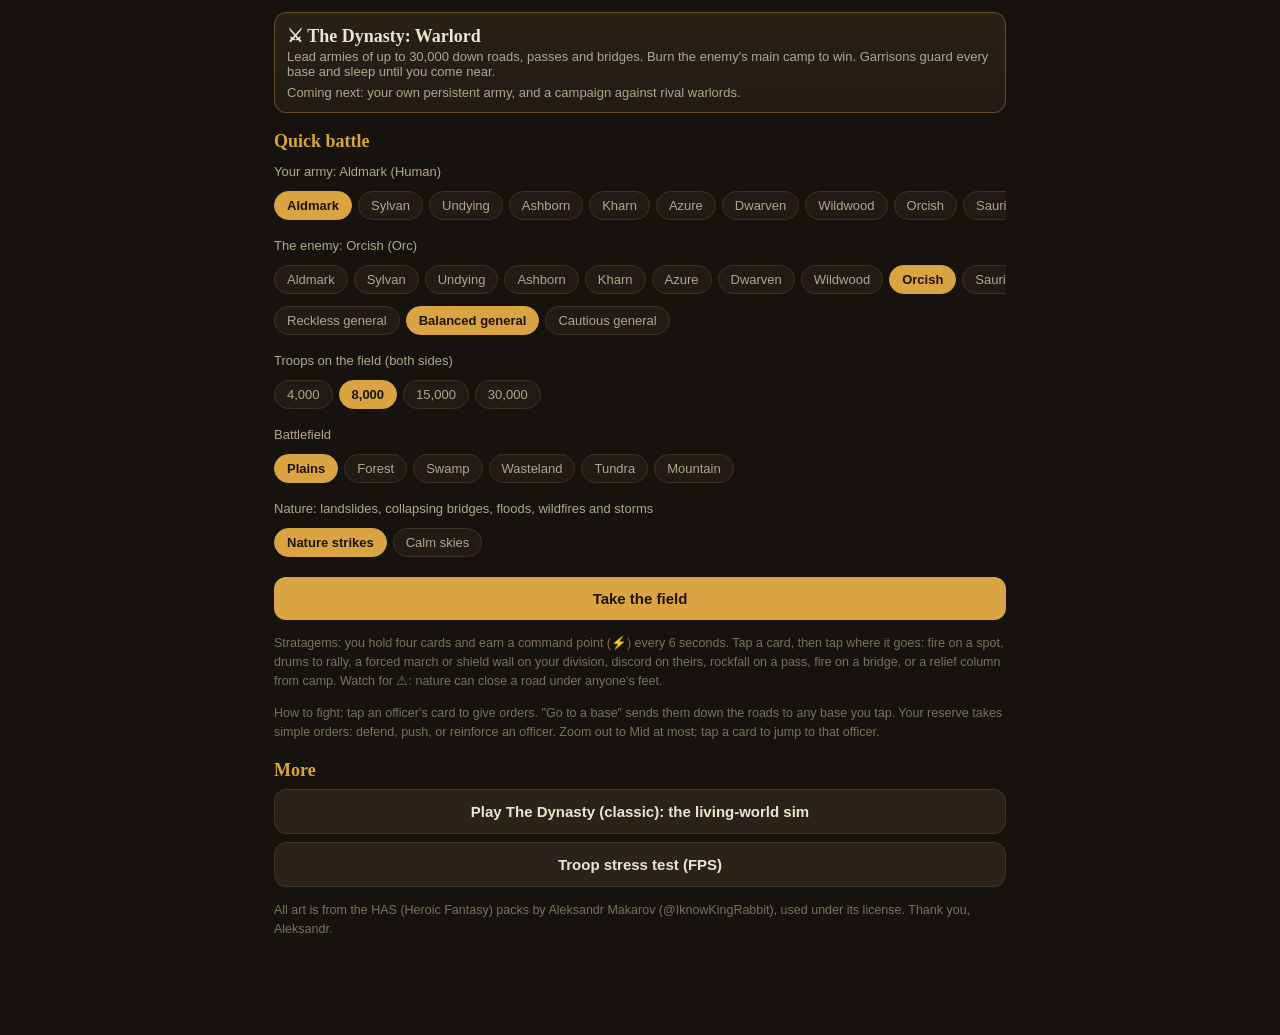
<file: index.html>
<!doctype html>
<html lang="en">
<head>
  <meta charset="utf-8">
  <meta name="viewport" content="width=device-width, initial-scale=1, viewport-fit=cover">
  <title>The Dynasty: Warlord</title>
  <meta name="description" content="Lead armies of up to 30,000 down roads, passes and bridges in Dynasty Warriors style battles.">
  <meta name="theme-color" content="#16120d">
  <meta name="apple-mobile-web-app-capable" content="yes">
  <meta name="mobile-web-app-capable" content="yes">
  <meta name="apple-mobile-web-app-status-bar-style" content="black-translucent">
  <meta name="apple-mobile-web-app-title" content="Warlord">
  <link rel="manifest" href="manifest.webmanifest">
  <link rel="icon" href="icons/icon-192.png">
  <link rel="apple-touch-icon" href="icons/apple-touch-icon.png">
  <link rel="stylesheet" href="css/style.css">
</head>
<body class="warlord">
  <main id="view" style="padding-top:calc(12px + env(safe-area-inset-top, 0px))"></main>
  <script type="module" src="js/warlord.js"></script>
</body>
</html>
</file>
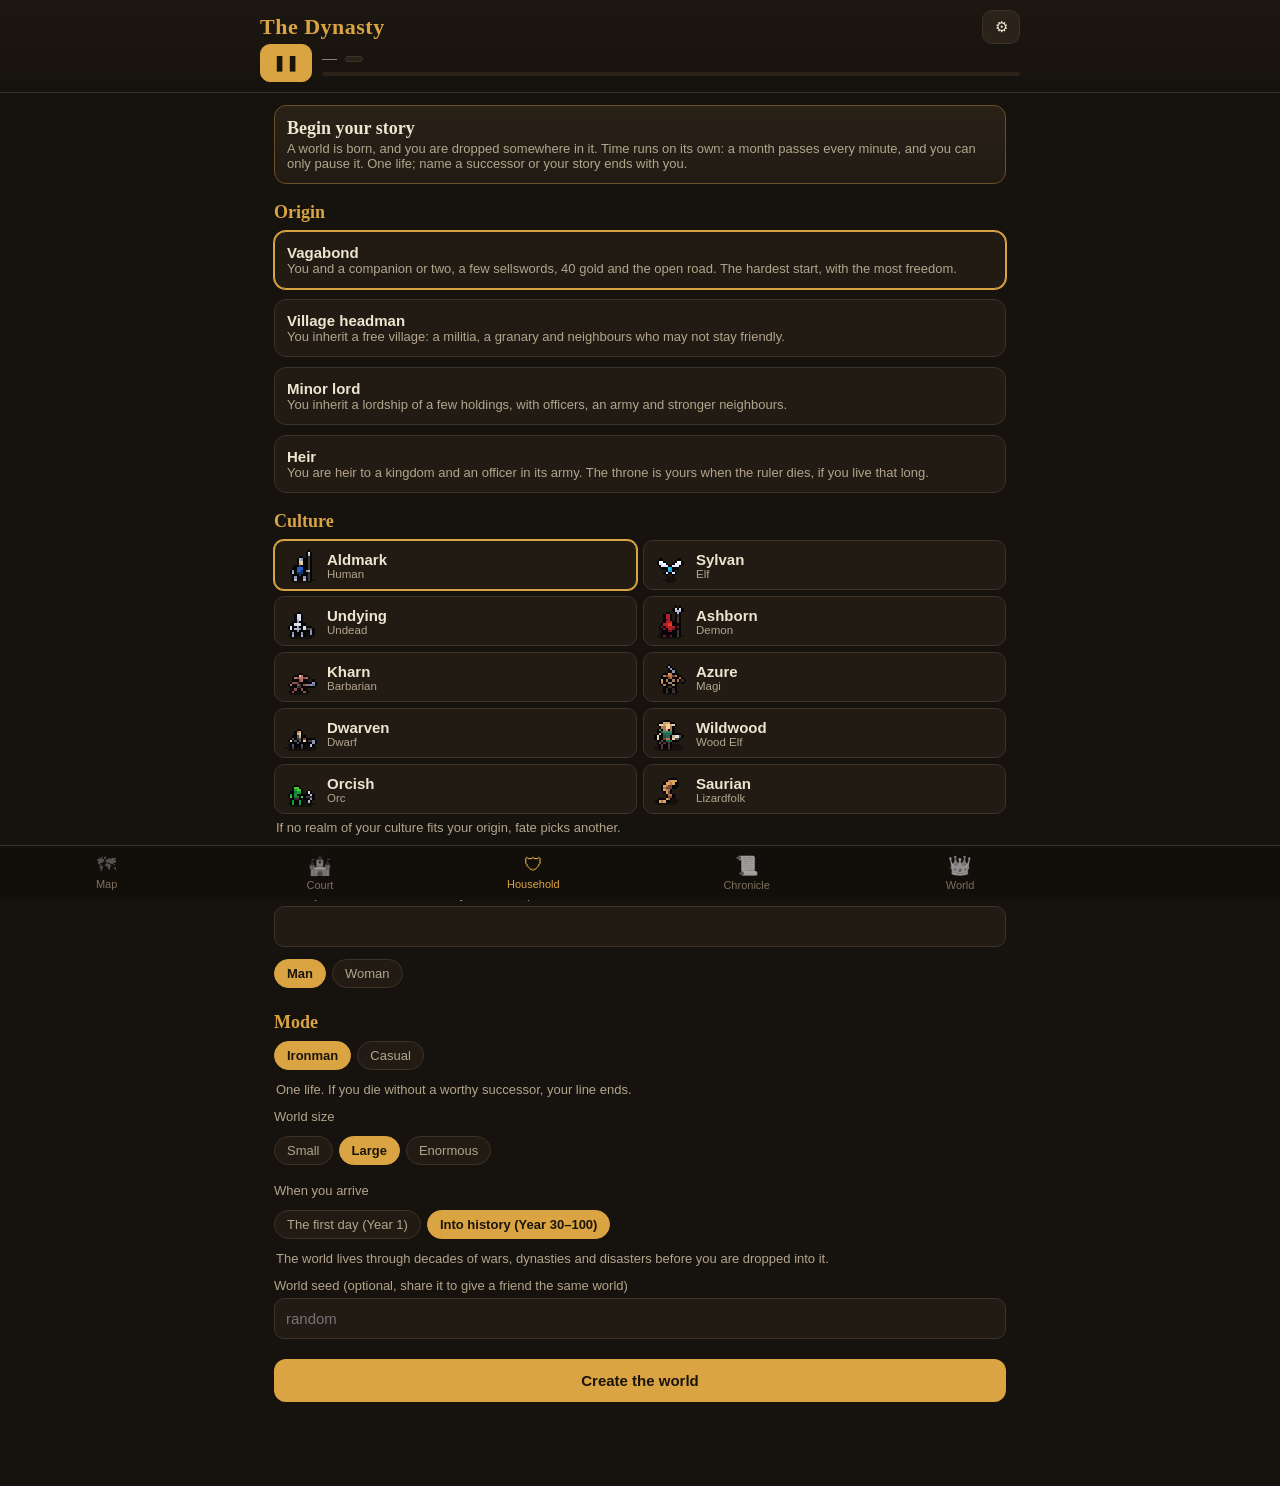
<file: classic/index.html>
<!doctype html>
<html lang="en">
<head>
  <meta charset="utf-8">
  <base href="../">
  <meta name="viewport" content="width=device-width, initial-scale=1, viewport-fit=cover">
  <title>The Dynasty (classic)</title>
  <meta name="description" content="A living world sim: kingdoms, villages, vagabonds and dynasties that write their own history.">
  <meta name="theme-color" content="#16120d">
  <meta name="apple-mobile-web-app-capable" content="yes">
  <meta name="mobile-web-app-capable" content="yes">
  <meta name="apple-mobile-web-app-status-bar-style" content="black-translucent">
  <meta name="apple-mobile-web-app-title" content="The Dynasty">
  <link rel="manifest" href="manifest.webmanifest">
  <link rel="icon" href="icons/icon-192.png">
  <link rel="apple-touch-icon" href="icons/apple-touch-icon.png">
  <link rel="stylesheet" href="classic/css/style.css">
</head>
<body>
  <header class="top">
    <div class="brand">
      <h1>The Dynasty</h1>
      <div class="hbtns"><button class="icon-btn dbadge" id="btnDecide" aria-label="Decisions waiting" hidden>📜 <b id="dcount">0</b></button><button class="icon-btn" id="btnWorld" aria-label="Settings and saves">⚙</button></div>
    </div>
    <div class="clock">
      <button id="btnPlay" class="ctl primary" aria-label="Pause">❚❚</button>
      <div class="when"><div class="date"><span id="date">—</span><span class="season" id="season"></span></div><div class="mbar"><div id="monthBar"></div></div></div>
    </div>
    <div class="progress-wrap" id="progress" hidden><div class="progress"><div id="progressBar"></div></div><div class="plabel" id="progressLabel"></div></div>
  </header>

  <main id="view"></main>

  <nav class="tabs" id="tabs">
    <button data-tab="map"><span>🗺</span>Map</button>
    <button data-tab="court"><span>🏰</span><i id="courtLabel">Court</i></button>
    <button data-tab="you" class="on"><span>🛡</span>Household</button>
    <button data-tab="chronicle"><span>📜</span>Chronicle</button>
    <button data-tab="world"><span>👑</span>World</button>
  </nav>

  <div class="sheet-wrap" id="sheetWrap" hidden>
    <div class="sheet" id="sheet" role="dialog" aria-modal="true"></div>
  </div>

  <script type="module" src="classic/js/ui.js"></script>
</body>
</html>
</file>
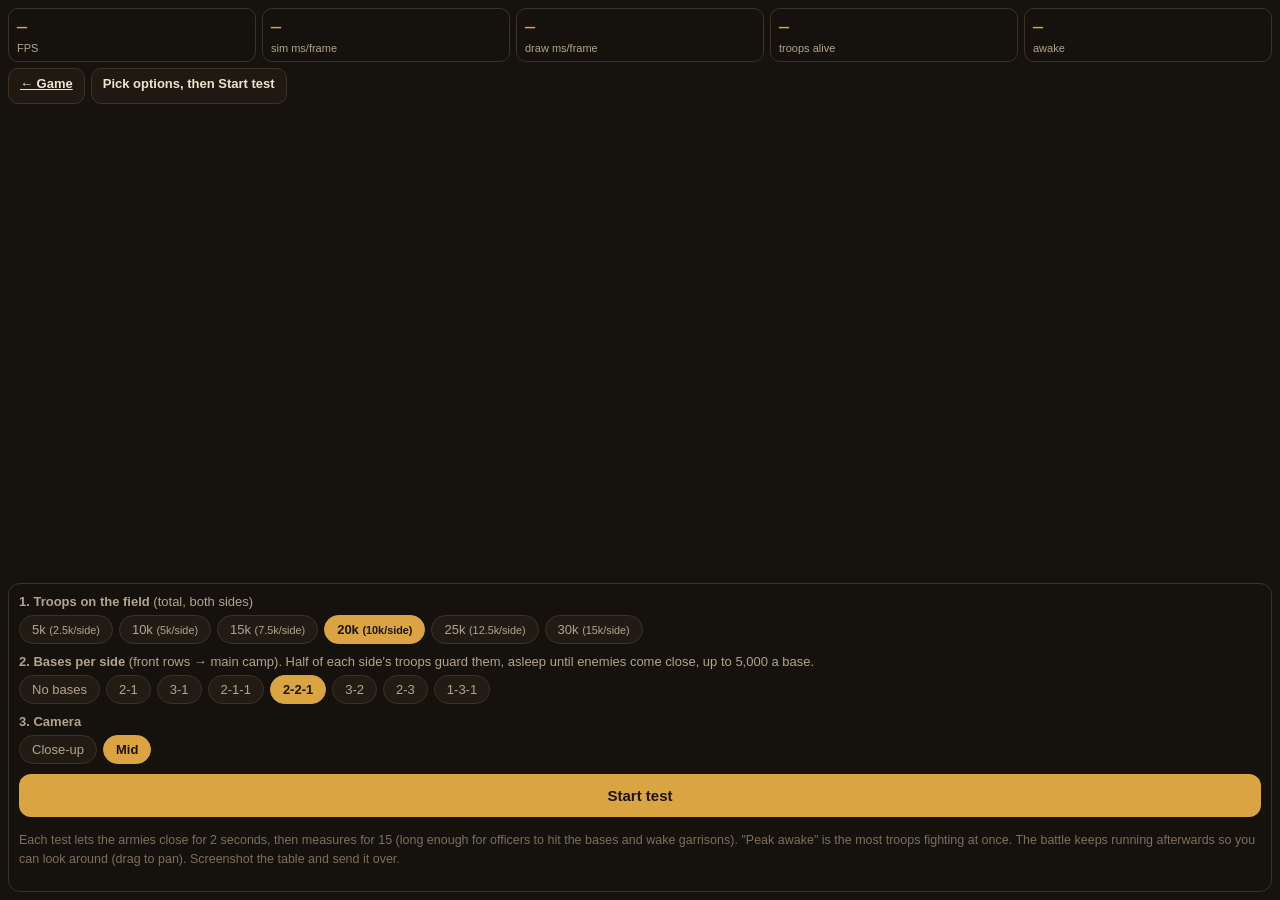
<file: stress.html>
<!doctype html>
<html lang="en">
<head>
  <meta charset="utf-8">
  <meta name="viewport" content="width=device-width, initial-scale=1, viewport-fit=cover">
  <title>The Dynasty: troop stress test</title>
  <meta name="theme-color" content="#16120d">
  <link rel="stylesheet" href="css/style.css">
  <style>
    body { padding: 0; overflow: hidden; touch-action: none; }
    #st { position: fixed; inset: 0; image-rendering: pixelated; }
    .hud { position: fixed; left: 8px; right: 8px; top: calc(8px + env(safe-area-inset-top, 0px)); display: flex; flex-direction: column; gap: 6px; z-index: 2; }
    .meter { display: grid; grid-template-columns: repeat(5, minmax(0, 1fr)); gap: 6px; }
    .meter div { background: rgba(22,18,13,.88); border: 1px solid var(--line); border-radius: 10px; padding: 6px 8px; }
    .meter b { display: block; font-family: var(--serif); font-size: 20px; color: var(--gold); }
    .meter b.bad { color: #e2553f; } .meter b.ok { color: #e0b040; }
    .meter small { color: var(--dim); font-size: 11px; }
    .row { display: flex; flex-wrap: wrap; gap: 6px; }
    .panel { position: fixed; left: 8px; right: 8px; bottom: calc(8px + env(safe-area-inset-bottom, 0px)); background: rgba(22,18,13,.94); border: 1px solid var(--line); border-radius: 12px; padding: 10px; z-index: 2; max-height: 46vh; overflow-y: auto; }
    table { width: 100%; border-collapse: collapse; font-size: 13px; margin-top: 8px; }
    td, th { padding: 4px 6px; border-bottom: 1px solid var(--line); text-align: right; }
    th:first-child, td:first-child { text-align: left; }
  </style>
</head>
<body>
  <canvas id="st"></canvas>
  <div class="hud">
    <div class="meter">
      <div><b id="fps">–</b><small>FPS</small></div>
      <div><b id="sim">–</b><small>sim ms/frame</small></div>
      <div><b id="draw">–</b><small>draw ms/frame</small></div>
      <div><b id="troops">–</b><small>troops alive</small></div>
      <div><b id="awake">–</b><small>awake</small></div>
    </div>
    <div class="row"><a class="bbtn" href="./">← Game</a><button class="bbtn" id="stop" hidden>■ Stop</button><span class="bbtn" id="status" style="pointer-events:none">Pick options, then Start test</span></div>
  </div>
  <div class="panel">
    <div class="sub"><b>1. Troops on the field</b> (total, both sides)</div>
    <div class="row" style="margin-top:6px" id="presets"></div>
    <div class="sub" style="margin-top:10px"><b>2. Bases per side</b> (front rows → main camp). Half of each side's troops guard them, asleep until enemies come close, up to 5,000 a base.</div>
    <div class="row" style="margin-top:6px" id="layouts"></div>
    <div class="sub" style="margin-top:10px"><b>3. Camera</b></div>
    <div class="row" style="margin-top:6px">
      <button class="chip" data-cam="close">Close-up</button>
      <button class="chip on" data-cam="mid">Mid</button>
    </div>
    <div class="row" style="margin-top:10px"><button class="btn" id="go" style="margin:0">Start test</button></div>
    <div id="results"></div>
    <p class="note">Each test lets the armies close for 2 seconds, then measures for 15 (long enough for officers to hit the bases and wake garrisons). "Peak awake" is the most troops fighting at once. The battle keeps running afterwards so you can look around (drag to pan). Screenshot the table and send it over.</p>
  </div>
  <script type="module" src="js/stress.js"></script>
</body>
</html>
</file>
<file: css/style.css>
[hidden] { display: none !important; }
:root {
  --bg: #16120d; --panel: #211b14; --panel2: #2b231a; --line: #3d3226; --ink: #efe4cf; --dim: #b3a58c; --faint: #7d705c;
  --gold: #d9a441; --red: #d0503c; --green: #6fbf73; --blue: #6aa6e0;
  --serif: "Iowan Old Style", "Palatino Linotype", Palatino, Georgia, serif;
  --sans: -apple-system, BlinkMacSystemFont, "Segoe UI", Roboto, sans-serif;
  --safe-b: env(safe-area-inset-bottom, 0px); --safe-t: env(safe-area-inset-top, 0px);
}
* { box-sizing: border-box; -webkit-tap-highlight-color: transparent; }
html, body { margin: 0; background: var(--bg); color: var(--ink); font-family: var(--sans); font-size: 15px; }
body { padding-bottom: calc(64px + var(--safe-b)); min-height: 100vh; }
button { font: inherit; color: inherit; cursor: pointer; }

.top { position: sticky; top: 0; z-index: 5; background: linear-gradient(#1d1711, #16120d); border-bottom: 1px solid var(--line); padding: calc(10px + var(--safe-t)) 14px 10px; }
.brand { display: flex; align-items: center; justify-content: space-between; }
.brand h1 { font-family: var(--serif); font-size: 22px; margin: 0; letter-spacing: .5px; color: var(--gold); }
.icon-btn { background: var(--panel2); border: 1px solid var(--line); border-radius: 10px; width: 38px; height: 34px; }
.date { margin: 4px 0 8px; color: var(--dim); font-family: var(--serif); display: flex; gap: 8px; align-items: center; }
.season { font-size: 12px; padding: 2px 8px; border-radius: 99px; background: var(--panel2); border: 1px solid var(--line); font-family: var(--sans); }
.controls { display: grid; grid-template-columns: 52px 1fr 1fr 1fr; gap: 6px; }
.ctl { background: var(--panel2); border: 1px solid var(--line); border-radius: 10px; padding: 9px 0; font-weight: 600; }
.ctl.primary { background: var(--gold); color: #1b140b; border-color: var(--gold); }
.ctl:disabled { opacity: .45; }
.progress { height: 4px; background: var(--panel2); border-radius: 4px; margin-top: 8px; overflow: hidden; }
.plabel { font-size: 12px; color: var(--dim); margin-top: 4px; font-family: var(--serif); }
.progress div { height: 100%; width: 0; background: var(--gold); transition: width .1s; }

main { padding: 12px 14px 20px; }
.tabs { position: fixed; bottom: 0; left: 0; right: 0; display: grid; grid-template-columns: repeat(6, 1fr); background: #120e0a; border-top: 1px solid var(--line); padding-bottom: var(--safe-b); z-index: 6; }
.tabs button { background: none; border: 0; padding: 8px 0 9px; font-size: 11px; color: var(--faint); display: flex; flex-direction: column; align-items: center; gap: 2px; }
.tabs button span { font-size: 19px; filter: grayscale(1); opacity: .7; }
.tabs button.on { color: var(--gold); }
.tabs button.on span { filter: none; opacity: 1; }

.chips { display: flex; gap: 6px; overflow-x: auto; padding-bottom: 6px; margin-bottom: 6px; scrollbar-width: none; }
.chip { flex: none; background: var(--panel); border: 1px solid var(--line); border-radius: 99px; padding: 6px 12px; font-size: 13px; color: var(--dim); }
.chip.on { background: var(--gold); color: #1b140b; border-color: var(--gold); font-weight: 600; }
.search { width: 100%; background: var(--panel); border: 1px solid var(--line); color: var(--ink); border-radius: 10px; padding: 10px 12px; font: inherit; margin-bottom: 10px; }

.year { font-family: var(--serif); color: var(--gold); margin: 16px 0 6px; font-size: 17px; border-bottom: 1px solid var(--line); padding-bottom: 4px; }
.entry { background: var(--panel); border: 1px solid var(--line); border-left: 3px solid var(--line); border-radius: 10px; padding: 10px 12px; margin-bottom: 8px; line-height: 1.45; font-family: var(--serif); font-size: 15.5px; }
.entry.i3 { border-left-color: var(--gold); }
.entry.i2 { border-left-color: #8a6a3a; }
.entry.i1 { font-size: 14px; color: var(--dim); }
.entry .meta { font-family: var(--sans); font-size: 11.5px; color: var(--faint); margin-bottom: 3px; text-transform: uppercase; letter-spacing: .6px; }
.entry .who { display: flex; flex-wrap: wrap; gap: 6px; margin-top: 7px; }
.pill { font-family: var(--sans); font-size: 12px; background: var(--panel2); border: 1px solid var(--line); border-radius: 99px; padding: 3px 9px; color: var(--ink); }
.pill.dead { color: var(--faint); text-decoration: line-through; }
.more { width: 100%; background: var(--panel2); border: 1px solid var(--line); border-radius: 10px; padding: 11px; color: var(--dim); margin-top: 6px; }
.empty { color: var(--dim); text-align: center; padding: 40px 10px; font-family: var(--serif); line-height: 1.5; }

.card { background: var(--panel); border: 1px solid var(--line); border-radius: 12px; padding: 12px; margin-bottom: 10px; }
.card.tap { cursor: pointer; }
.card h3 { margin: 0 0 2px; font-family: var(--serif); font-size: 18px; display: flex; align-items: center; gap: 8px; }
.swatch { width: 12px; height: 12px; border-radius: 3px; flex: none; display: inline-block; }
.sub { color: var(--dim); font-size: 13px; }
.kv { display: grid; grid-template-columns: repeat(3, 1fr); gap: 6px; margin-top: 10px; }
.kv div { background: var(--panel2); border-radius: 8px; padding: 6px 8px; }
.kv b { display: block; font-size: 15px; }
.kv small { color: var(--faint); font-size: 11px; text-transform: uppercase; letter-spacing: .5px; }
.tag { display: inline-block; font-size: 11.5px; padding: 2px 8px; border-radius: 99px; background: var(--panel2); border: 1px solid var(--line); color: var(--dim); margin: 2px 3px 0 0; }
.tag.war { color: #ffb4a6; border-color: #6a2e24; }
.tag.title { color: var(--gold); border-color: #6b5226; }
.tag.rep { color: #e9a3ff; border-color: #563063; }

.mapbox { position: relative; border-radius: 12px; overflow: hidden; border: 1px solid var(--line); background: #10202c; touch-action: pan-y; }
.mapbox canvas { display: block; width: 100%; height: auto; image-rendering: pixelated; }
.legend { display: flex; flex-wrap: wrap; gap: 6px 12px; margin: 10px 2px; font-size: 12px; color: var(--dim); }
.legend span { display: inline-flex; align-items: center; gap: 5px; }

.stats { display: grid; grid-template-columns: 1fr 1fr; gap: 8px; }
.stat { background: var(--panel); border: 1px solid var(--line); border-radius: 12px; padding: 12px; }
.stat b { font-size: 24px; font-family: var(--serif); color: var(--gold); display: block; }
.stat small { color: var(--dim); }
h2.sec { font-family: var(--serif); font-size: 18px; margin: 18px 0 8px; color: var(--gold); }

.sheet-wrap { position: fixed; inset: 0; background: rgba(0,0,0,.55); z-index: 20; display: flex; align-items: flex-end; }
.sheet { background: var(--bg); border-top: 1px solid var(--line); border-radius: 16px 16px 0 0; width: 100%; max-height: 88vh; overflow-y: auto; padding: 8px 16px calc(24px + var(--safe-b)); }
.sheet .grab { width: 40px; height: 5px; border-radius: 5px; background: var(--line); margin: 4px auto 10px; }
.sheet h2 { font-family: var(--serif); margin: 0; font-size: 22px; }
.sheet .close { float: right; background: var(--panel2); border: 1px solid var(--line); border-radius: 99px; width: 32px; height: 32px; }
.bar { height: 6px; border-radius: 4px; background: var(--panel2); overflow: hidden; margin-top: 4px; }
.bar div { height: 100%; background: var(--gold); }
.statgrid { display: grid; grid-template-columns: repeat(5, 1fr); gap: 6px; margin: 10px 0; text-align: center; }
.statgrid div { background: var(--panel); border: 1px solid var(--line); border-radius: 8px; padding: 6px 0; }
.statgrid b { display: block; font-size: 17px; }
.statgrid small { font-size: 10.5px; color: var(--faint); }
.field { display: block; margin: 12px 0; }
.field span { display: block; color: var(--dim); font-size: 13px; margin-bottom: 5px; }
.field input, .field select { width: 100%; background: var(--panel); border: 1px solid var(--line); color: var(--ink); border-radius: 10px; padding: 11px; font: inherit; }
.btn { width: 100%; background: var(--gold); color: #1b140b; border: 0; border-radius: 12px; padding: 13px; font-weight: 700; margin-top: 8px; }
.btn.ghost { background: var(--panel2); color: var(--ink); border: 1px solid var(--line); }
.list a, .link { color: var(--ink); text-decoration: underline; text-decoration-color: var(--faint); cursor: pointer; }
.note { color: var(--faint); font-size: 12.5px; line-height: 1.5; margin-top: 14px; }
@media (min-width: 720px) { main, .top > * { max-width: 760px; margin-left: auto; margin-right: auto; } .sheet { max-width: 760px; margin: 0 auto; } }

/* ---------- battle ---------- */
body.in-battle { overflow: hidden; }
body.in-battle header.top, body.in-battle .tabs, body.in-battle main { visibility: hidden; }
.battle { position: fixed; inset: 0; z-index: 30; background: #111; touch-action: none; user-select: none; -webkit-user-select: none; }
.battle .bf { position: absolute; inset: 0; image-rendering: pixelated; }
.bbtn { background: rgba(33,27,20,.88); border: 1px solid var(--line); color: var(--ink); border-radius: 10px; padding: 7px 11px; font-weight: 600; font-size: 13px; min-height: 36px; }
.bbtn.on { background: var(--gold); color: #1b140b; border-color: var(--gold); }
.bbtn:disabled { opacity: .5; }
.bhud.btop { position: absolute; top: calc(8px + var(--safe-t)); left: 8px; right: 8px; display: flex; align-items: center; gap: 8px; }
.btime { font-family: var(--serif); color: var(--gold); font-size: 17px; background: rgba(22,18,13,.8); padding: 6px 10px; border-radius: 10px; }
.bspeed { margin-left: auto; display: flex; gap: 4px; }
.btoasts { position: absolute; top: calc(56px + var(--safe-t)); left: 8px; right: 8px; display: flex; flex-direction: column; gap: 4px; pointer-events: none; }
.btoast { background: rgba(22,18,13,.88); border-left: 3px solid var(--line); border-radius: 8px; padding: 6px 10px; font-size: 13px; font-family: var(--serif); max-width: 520px; }
.btoast.warn { border-left-color: #ffb04a; color: #ffd9a0; }
.btoast.good { border-left-color: #6fbf73; } .btoast.bad { border-left-color: #e2553f; } .btoast.strat { border-left-color: #ff8a3d; }
.bmini { position: absolute; right: 8px; bottom: calc(118px + var(--safe-b)); width: 150px; height: 94px; border: 1px solid var(--line); border-radius: 8px; image-rendering: pixelated; }
.bbtn.fire, .bfirebar { position: absolute; left: 8px; bottom: calc(118px + var(--safe-b)); }
.bfirebar { display: flex; gap: 6px; right: 166px; flex-wrap: wrap; }
.bdivs { position: absolute; left: 0; right: 0; bottom: 0; display: grid; grid-template-columns: repeat(3, minmax(0, 1fr)); gap: 6px; padding: 8px 8px calc(8px + var(--safe-b)); background: linear-gradient(transparent, rgba(10,8,6,.9) 30%); }
.bdiv { text-align: left; background: rgba(33,27,20,.92); border: 1px solid var(--line); border-radius: 10px; padding: 7px 8px; display: grid; grid-template-columns: 1fr auto; gap: 3px 6px; min-height: 92px; align-content: start; }
.bdiv.on { border-color: var(--gold); box-shadow: 0 0 0 1px var(--gold); }
.bdiv.rout { opacity: .6; }
.bdname { font-weight: 700; font-size: 13px; overflow: hidden; text-overflow: ellipsis; white-space: nowrap; }
.bdcount { font-family: var(--serif); color: var(--gold); font-size: 14px; }
.bmor { grid-column: 1 / -1; height: 5px; background: #3a2f23; border-radius: 4px; overflow: hidden; }
.bmor i { display: block; height: 100%; }
.bdst { grid-column: 1 / -1; font-size: 11px; color: var(--dim); line-height: 1.3; }
.border { position: absolute; left: 8px; right: 8px; bottom: calc(112px + var(--safe-b)); background: rgba(22,18,13,.96); border: 1px solid var(--gold); border-radius: 12px; padding: 10px; z-index: 2; }
.bordtitle { display: flex; justify-content: space-between; align-items: center; font-family: var(--serif); font-size: 16px; margin-bottom: 8px; }
.bordgrid { display: grid; grid-template-columns: repeat(3, minmax(0, 1fr)); gap: 6px; }
.bresult { position: absolute; inset: 0; background: rgba(10,8,6,.92); overflow-y: auto; padding: calc(24px + var(--safe-t)) 18px calc(24px + var(--safe-b)); z-index: 3; }
.bresult h2 { font-family: var(--serif); color: var(--gold); font-size: 30px; margin: 0 0 6px; }
.bresult h3 { font-family: var(--serif); margin: 18px 0 6px; }
.bres { background: var(--panel); border: 1px solid var(--line); border-radius: 10px; padding: 8px 10px; margin-bottom: 6px; }
@media (min-width: 720px) { .bresult > * { max-width: 640px; margin-left: auto; margin-right: auto; } .border { max-width: 520px; } }

.bdivs.two { grid-template-columns: repeat(4, minmax(0, 1fr)); }
.bdiv.mini { min-height: 0; padding: 6px 7px; }
.bdiv.mini .bdname { font-size: 12px; }

/* ---------- overworld map ---------- */
body.map-mode main { padding: 0; }
.wmap { position: fixed; left: 0; right: 0; background: #0d1820; touch-action: none; user-select: none; -webkit-user-select: none; z-index: 3; }
.wmap .wm { position: absolute; inset: 0; image-rendering: pixelated; }
.wmini { position: absolute; right: 8px; bottom: 8px; width: 126px; height: 84px; border: 1px solid var(--line); border-radius: 8px; image-rendering: pixelated; background: #0d1820; }
.wzoom { position: absolute; right: 8px; top: 8px; }
.wcard { position: absolute; left: 8px; right: 142px; bottom: 8px; background: rgba(22,18,13,.95); border: 1px solid var(--line); border-radius: 12px; padding: 10px 12px; max-height: 60%; overflow-y: auto; }
.wcard h3 { margin: 0 34px 2px 0; font-family: var(--serif); font-size: 17px; }
.wcard .close { position: absolute; right: 8px; top: 8px; background: var(--panel2); border: 1px solid var(--line); border-radius: 99px; width: 30px; height: 30px; color: var(--ink); }
.wcard .kv { grid-template-columns: repeat(3, minmax(0, 1fr)); }
.wrow { display: flex; flex-wrap: wrap; gap: 6px; margin-top: 8px; align-items: center; }
@media (max-width: 420px) { .wcard { right: 8px; bottom: 100px; } }

/* ---------- you ---------- */
.hero-card { border-color: #6b5226; background: linear-gradient(#2a2117, var(--panel)); }
.card.danger { border-color: #6a2e24; }
.card.danger h3 { color: #ffb4a6; }
button.card { width: 100%; text-align: left; color: var(--ink); font: inherit; display: block; }
.origin.on, .cult.on { border-color: var(--gold); box-shadow: 0 0 0 1px var(--gold); }
.cultgrid { display: grid; grid-template-columns: repeat(2, minmax(0, 1fr)); gap: 6px; }
.cult { display: flex; align-items: center; gap: 8px; background: var(--panel); border: 1px solid var(--line); border-radius: 10px; padding: 6px 8px; text-align: left; }
.cult small { display: block; color: var(--dim); font-size: 11.5px; }
.uicon { flex: none; display: inline-block; image-rendering: pixelated; }
.abtns { display: flex; flex-wrap: wrap; gap: 6px; margin-top: 8px; }
.abtn { background: var(--panel2); border: 1px solid #6b5226; color: var(--ink); border-radius: 10px; padding: 8px 11px; font-size: 13.5px; font-weight: 600; min-height: 38px; }
.abtn:active { background: var(--gold); color: #1b140b; }
.arow { display: flex; gap: 10px; align-items: center; justify-content: space-between; border-top: 1px solid var(--line); padding-top: 9px; margin-top: 9px; }
.arow > div:first-child { min-width: 0; }
.arow .abtns { margin-top: 0; justify-content: flex-end; }
.toast { position: fixed; left: 12px; right: 12px; top: calc(12px + var(--safe-t)); z-index: 60; background: rgba(22,18,13,.97); border: 1px solid var(--gold); border-radius: 12px; padding: 12px 14px; font-family: var(--serif); font-size: 15px; line-height: 1.4; box-shadow: 0 8px 30px rgba(0,0,0,.5); transition: opacity .5s, transform .5s; max-width: 640px; margin: 0 auto; }
.toast.you { border-color: #e9c46a; }
.toast.out { opacity: 0; transform: translateY(-10px); }
.entry.you, .entry.i3.you { border-left-color: #e9c46a; }

/* ---------- duels, dynasty ---------- */
.duel { position: fixed; inset: 0; z-index: 40; background: #111; }
.duel canvas { position: absolute; inset: 0; image-rendering: pixelated; }
.dtop { position: absolute; top: calc(8px + var(--safe-t)); left: 8px; right: 8px; display: flex; gap: 8px; align-items: center; }
.dtitle { font-family: var(--serif); color: var(--gold); font-size: 18px; background: rgba(22,18,13,.8); padding: 6px 10px; border-radius: 10px; }
.dcap { position: absolute; left: 12px; right: 12px; bottom: calc(80px + var(--safe-b)); text-align: center; font-family: var(--serif); font-size: 18px; background: rgba(22,18,13,.85); border-radius: 12px; padding: 10px; }
.dcap small { display: block; color: var(--dim); font-size: 12px; font-family: var(--sans); }
.dbtns { position: absolute; left: 0; right: 0; bottom: calc(20px + var(--safe-b)); display: flex; justify-content: center; gap: 8px; }
.chips.inline { display: inline-flex; padding: 0; margin: 4px 0 0; flex-wrap: wrap; overflow: visible; }
.chip.mini { padding: 3px 8px; font-size: 11.5px; }
.tree { margin: 4px 0; }
.branch { margin-left: 14px; padding-left: 10px; border-left: 1px solid var(--line); }

.bbtn.pend { border-color: var(--gold); color: var(--gold); animation: pend 1s ease-in-out infinite alternate; }
@keyframes pend { from { box-shadow: 0 0 0 0 rgba(217,164,65,.0); } to { box-shadow: 0 0 0 3px rgba(217,164,65,.45); } }
@media (prefers-reduced-motion: reduce) { .bbtn.pend { animation: none; } }

/* 2.2 live clock */
.clock { display: grid; grid-template-columns: 52px 1fr; gap: 10px; align-items: center; }
.clock .ctl { padding: 9px 0; }
.clock .when .date { margin: 0 0 5px; }
.mbar { height: 4px; background: var(--panel2); border-radius: 3px; overflow: hidden; }
.mbar > div { height: 100%; width: 0; background: var(--gold); }
.clock.paused .mbar > div { background: var(--dim); }
.wfollow { position: absolute; right: 8px; top: 56px; }

/* 2.4 officer portraits on the battle cards */
.bport { width: 28px; height: 28px; image-rendering: pixelated; display: inline-block; vertical-align: middle; margin: -6px 4px -4px -2px; }
.bdiv.res { border-color: var(--gold); }

/* 2.4 up to 8 officers a side: one scrolling strip of officer cards so the field stays visible */
.bdivs { display: flex; overflow-x: auto; scroll-snap-type: x proximity; -webkit-overflow-scrolling: touch; }
.bdivs > .bdiv { flex: 0 0 calc((100% - 12px) / 3); scroll-snap-align: start; }
.bdivs.two > .bdiv { flex: 0 0 calc((100% - 18px) / 4); }
.bdiv.side1 { border-top-style: dashed; }

/* 2.5 portraits, decisions, court */
.portrait { display: inline-block; flex: none; image-rendering: pixelated; border-radius: 6px; background-color: #2a2219; box-shadow: inset 0 0 0 1px var(--line); vertical-align: middle; }
.hbtns { display: flex; gap: 6px; align-items: center; }
.dbadge { width: auto; padding: 0 10px; font-size: 14px; display: inline-flex; gap: 4px; align-items: center; }
.dbadge b { color: var(--gold); }
.dbadge.new { animation: dpulse 1.2s ease-in-out 3; }
@keyframes dpulse { 50% { box-shadow: 0 0 0 4px rgba(224,176,64,.45); } }
.dcard { display: grid; grid-template-columns: auto 1fr; gap: 10px; align-items: start; }
.dcard h3 { margin: 0 0 2px; }
.dcard .when { color: var(--dim); font-size: 12px; }
.dcard .abtns { grid-column: 1 / -1; }
.dcard.late .when { color: #e2553f; }
.away { border-color: #e0b040; }
.subtabs { display: flex; gap: 6px; margin-bottom: 10px; }
#tabs i { font-style: normal; }

/* 2.7 ceremony scenes */
.scene { position: fixed; inset: 0; z-index: 60; background: rgba(10,8,6,.94); display: flex; flex-direction: column; align-items: center; padding: calc(16px + env(safe-area-inset-top, 0px)) 12px calc(16px + env(safe-area-inset-bottom, 0px)); overflow-y: auto; }
.scene canvas { width: min(100%, 540px); aspect-ratio: 360 / 210; image-rendering: pixelated; border: 2px solid var(--gold); border-radius: 10px; flex: none; }
.scenetext { width: min(100%, 540px); margin-top: 12px; }
.scenetext h2 { margin: 0 0 6px; color: var(--gold); }
.scenetext .abtns { margin-top: 12px; display: grid; gap: 8px; }

/* 3.2 stratagem cards */
.bcards { display: flex; gap: 5px; align-items: stretch; }
.bcp { display: grid; grid-template-rows: 1fr auto; justify-items: center; background: rgba(22,18,13,.9); border: 1px solid var(--gold); border-radius: 10px; padding: 3px 6px 4px; min-width: 38px; color: var(--gold); font-family: var(--serif); }
.bcp b { font-size: 17px; line-height: 1.1; } .bcp small { display: none; }
.bcp i { display: block; width: 28px; height: 3px; background: #3a2f23; border-radius: 2px; overflow: hidden; } .bcp u { display: block; height: 100%; background: var(--gold); }
.bcard { position: relative; width: 36px; min-height: 46px; background: linear-gradient(#3a2e20, #241c14); border: 1px solid #8a6a3a; border-radius: 8px; padding: 0; display: grid; place-items: center; color: var(--ink); }
.bcard span { font-size: 20px; line-height: 1; } .bcard small { position: absolute; top: -6px; right: -6px; background: var(--gold); color: #1b140b; font-weight: 800; font-size: 11px; border-radius: 9px; min-width: 17px; height: 17px; display: grid; place-items: center; }
.bcard.off { opacity: .45; } .bcard.on { border-color: var(--gold); box-shadow: 0 0 0 2px var(--gold); transform: translateY(-4px); }
.bcardtip { flex-basis: 100%; background: rgba(22,18,13,.96); border: 1px solid var(--gold); border-radius: 10px; padding: 8px 10px; font-size: 12px; line-height: 1.35; }
.bcardtip b { font-family: var(--serif); font-size: 14px; color: var(--gold); } .bcardtip .bctnext { color: #ffd76a; margin: 4px 0 6px; font-weight: 600; }
.bcardtip .bbtn { min-height: 30px; padding: 4px 10px; }
</file>
